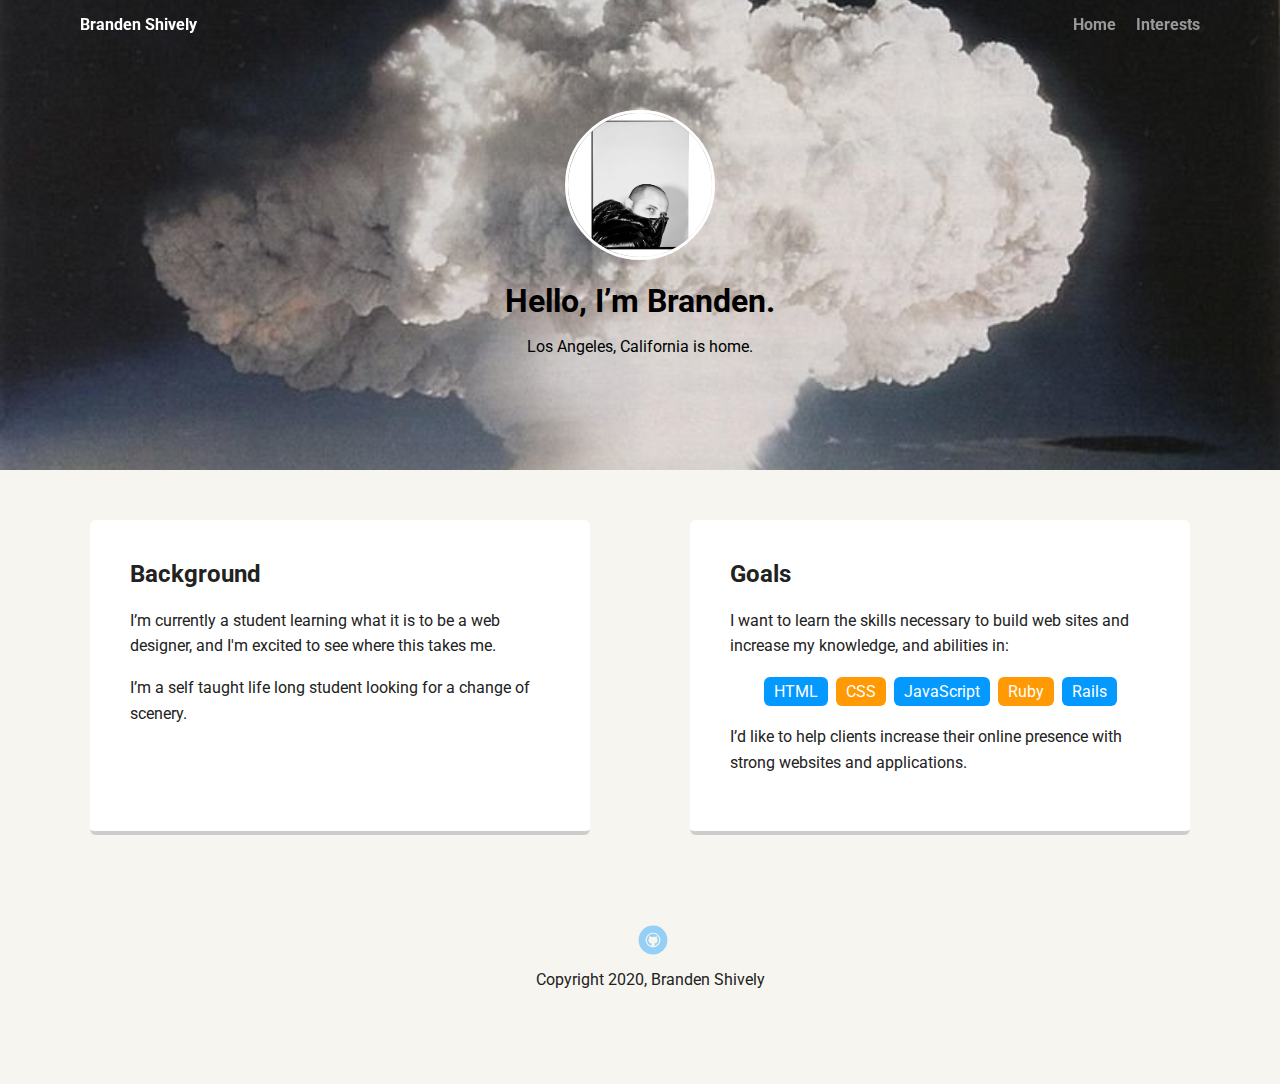
<file: index.html>
<!doctype html>
<html lang="en">
<head>
  <meta charset="utf-8">
  <title>Portfolio</title>
  <meta name="viewport" content="width=device-width, initial-scale=1.0">
  <link rel="stylesheet" href="styles.css">
  <link href="https://fonts.googleapis.com/css?family=Muli%7CRoboto:400,300,500,700,900" rel="stylesheet"></head>
  <body>

    <div class="main-nav">
        <ul class="nav">
          <li class="name">Branden Shively</li>
          <li><a href="#">Home</a></li>
          <li><a href="interests.html">Interests</a></li>
        </ul>
    </div>

    <header>
      <img src="images/rsz_img_5798.jpg" alt="Self portrait shot on film." class="profile-image">
      <h1 class="tag name">Hello, I’m Branden.</h1>
      <p class="tag location">Los Angeles, California is home.</p>
    </header>

    <main class="flex">
      <div class="card">
        <h2>Background</h2>
        <p>I’m currently a student learning what it is to be a web designer, and I'm excited to see where this takes me.</p>
        <p>I’m a self taught life long student looking for a change of scenery.</p>
      </div> 

      <div class="card">
        <h2>Goals</h2>
        <p>I want to learn the skills necessary to build web sites and increase my knowledge, and abilities in:</p>
        <ul class="skills">
          <li>HTML</li>
          <li>CSS</li>
          <li>JavaScript</li>
          <li>Ruby</li>
          <li>Rails</li>
        </ul>
        <p>I’d like to help clients increase their online presence with strong websites and applications.</p>
      </div> 

    </main>
    <footer>
      <ul>
        
        
        <li><a target="_blank" href="https://github.com/BrandenShively" class="social github">Github</a></li>
      </ul>
      <p class="copyright">Copyright 2020, Branden Shively</p>
    </footer>
  </body>
  </html>
</file>
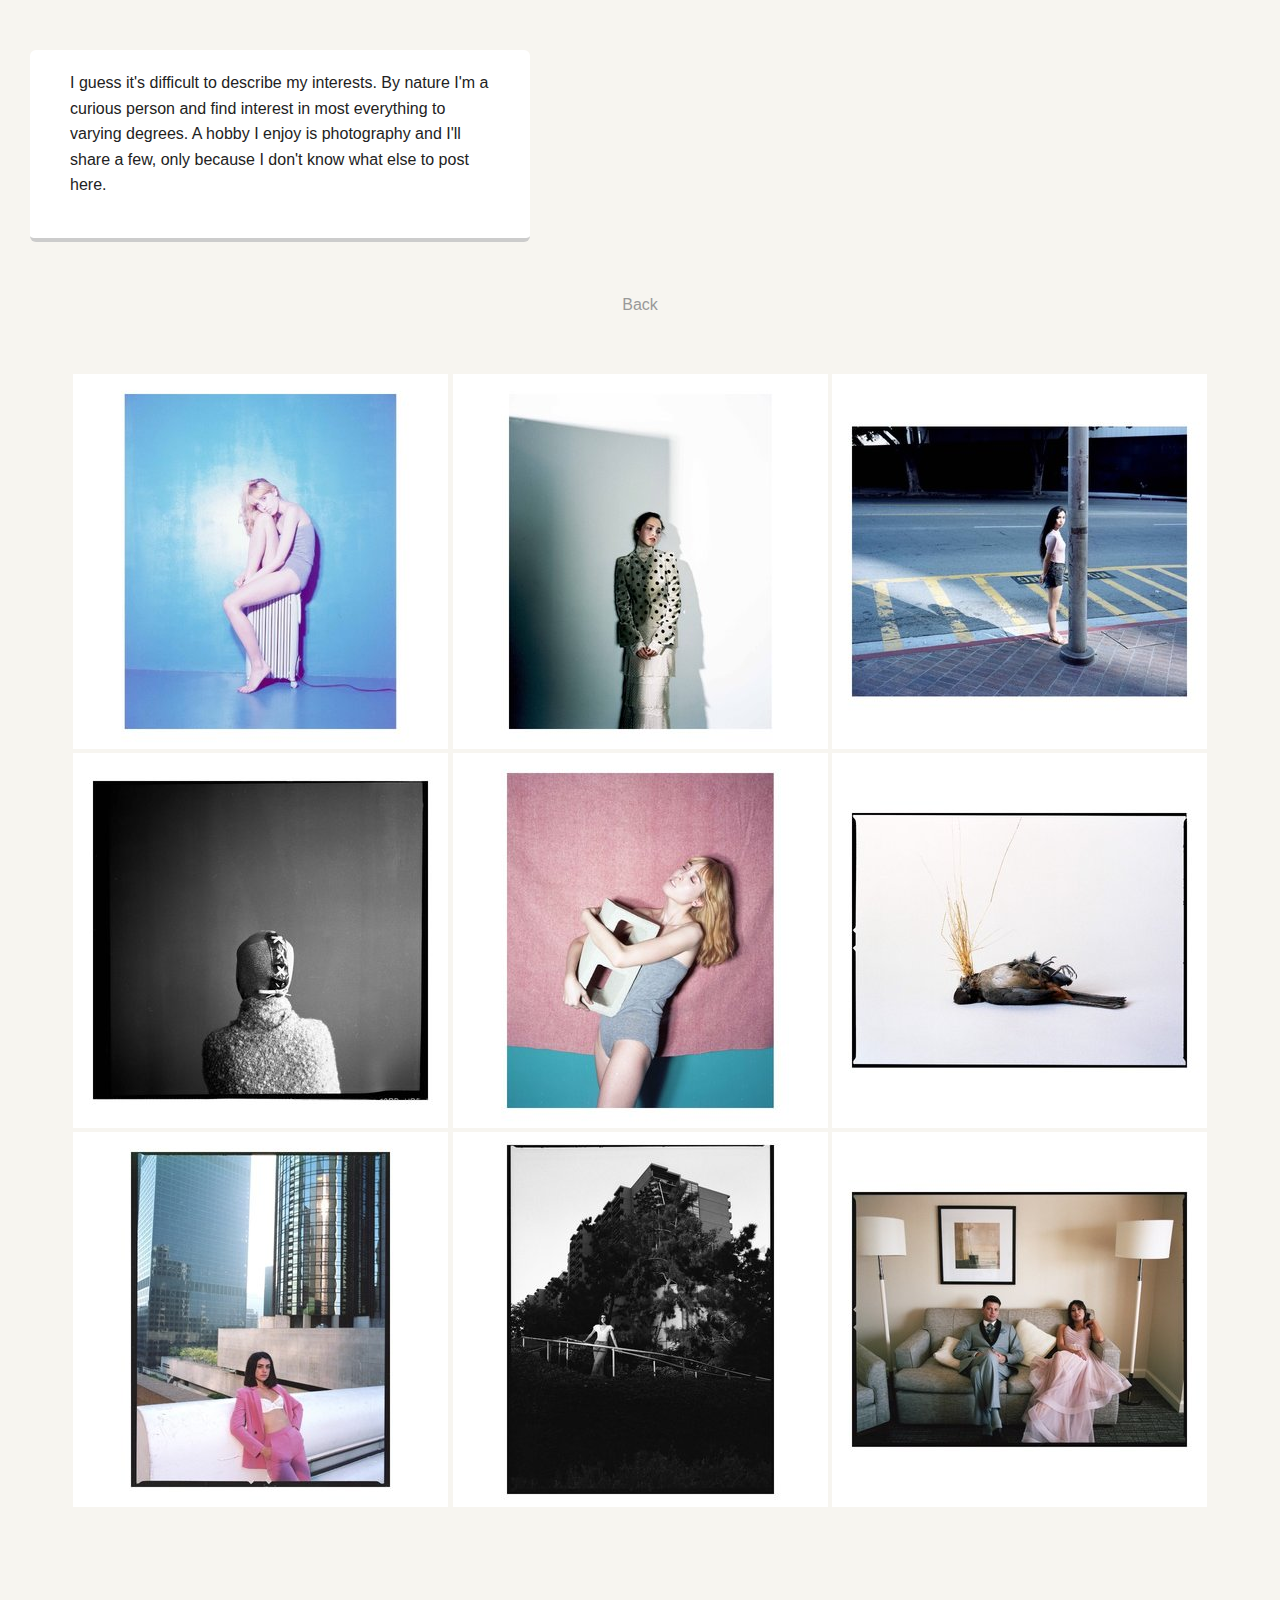
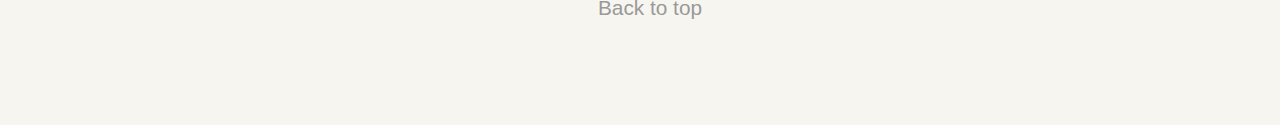
<file: interests.html>
<!DOCTYPE html>
<html lang="en">
<head>
    <meta charset="UTF-8">
    <meta name="viewport" content="width=device-width, initial-scale=1.0">
    <title>Interests</title>
    <link rel="stylesheet" href="styles.css">
</head>
<div>
    
</div>




<main>
    <a id="top"></a>
    <p class="box">I guess it's difficult to describe my interests.
    By nature I'm a curious person and find interest in most everything to varying degrees.
    A hobby I enjoy is photography and I'll share a few, only because I don't know what else to post here.
   </p>
   <p class="bbutton"><a href="index.html">Back</a></p>

<div>
    <figure id="zoe">
    <img src="images/rsz_img_5416.jpg" alt="Zoe" class="hoho">
    <img src="images/rsz_img_5418.jpg" alt="Melancholy" class="ioio">
    <img src="images/rsz_img_5424.jpg" alt="Wallice in street" class="jojo">
    <img src="images/rsz_img_5436_2.jpg" alt="Luchador" class="koko">
    <img src="images/rsz_img_5438.jpg" alt="Zoe hugging brick" class="lolo">
    <img src="images/rsz_img_5741.jpg" alt="dead bird" class="momo">
    <img src="images/rsz_img_7189.jpg" alt="Sasha" class="nono">
    <img src="images/rsz_img_7211.jpg" alt="Sasha" class="oooo">
    <img src="images/rsz_img_7635.jpg" alt="pre wedding photo" class="popo">
    </figure>  
</div>   

<footer>
    <p><a href="#top">Back to top</a></p>
</footer>
</main>
</html>
</file>
<file: styles.css>
/* Global Layout Set-up */
* { 
  box-sizing: border-box;
}
  
body {
  margin: 0;
  padding: 0;
  text-align: center;
  font-family: 'Roboto', sans-serif;
  color: #222;
  background: #f7f5f0;
}
/* Link Styles */

a {
  text-decoration: none;
  color: #999;
}
a:hover {
  color: #6633ff;
}

/* Section Styles */

.main-nav {
  width: 100%;
  background: transparent;
  min-height: 30px;
  padding: 10px;
  position: fixed;
  text-align: center;
}
.nav {
  display: flex;
  justify-content: space-around;
  font-weight: 700;
  list-style-type: none;
  margin: 0 auto;
  padding: 0;
}

.nav .name {
    display: block;
    margin-right: auto;
    color: white;
}
.nav li {
  padding: 5px 10px 10px 10px;
}
.nav a {
  transition: all .5s;
}
.nav a:hover {
  color: white
}

header {
  text-align: center;
  background: url('images/image.jpg') no-repeat;
  background-position: 50% 50%;
  background-size: cover;
  overflow: hidden;
  padding-top: 60px;
}
header {
  line-height: 1.5;
}
header .profile-image {
  margin-top: 50px;
  width: 150px;
  height: 150px;
  border-radius: 50%;
  border: 3px solid white;
  transition: all .5s;
}
header .profile-image:hover {
  transform: scale(1.2) rotate(5deg);
}
.tag {
  background-color: transparent;
  color: black;
  padding: 0px;
  border-radius: 5px;
  display: table;
  margin: 10px auto;
} 
.location {
  background-color: transparent;
  color: black;
}
.card {
  margin: 30px;
  padding: 20px 40px 40px;
  max-width: 500px;
  text-align: left;
  background: #fff;
  border-bottom: 4px solid #ccc;
  border-radius: 6px;
  transition: all .5s;
}
.card:hover {
  border-color: #ff99ff;
}

ul.skills {
  padding: 0;
  text-align: center;
}

.skills li {
  border-radius: 6px;
  display: inline-block;
  background: #ff9904;
  color: white;
  padding: 5px 10px;
  margin: 2px;
}

.skills li:nth-child(odd) {
  background: #0399ff;
}

footer {
  width: 100%;
  min-height: 30px;
  padding: 20px 0 40px 20px;
}

footer .copyright {
  top: -8px;
  font-size: .75em;
}

footer ul {
  list-style-type: none;
  margin: 0;
  padding: 0;
}

footer ul li {
  display: inline-block;
}

a.social {
  display: inline-block;
  text-indent: -9999px;
  margin-left: 5px;
  width: 30px;
  height: 30px;
  background-size: 30px 30px;
  opacity: .4;
  transition: all .5s;
}

a.github {
  background-image: url(images/github.svg);
}
a.social:hover {
  opacity: 1;
}
.clearfix {
  clear: both;
}

/* Styles for larger screens */
@media screen and (min-width: 720px) {
  
  .flex {
      display: -ms-flexbox;      /* TWEENER - IE 10 */
      display: flex; 
      max-width: 1200px;
      -ms-flex-pack: distribute;
      justify-content: space-around;
      margin: 0 auto;
  }

  header {
    min-height: 470px;
  }

  .nav {
    max-width: 1200px;
    padding: 0 30px;
  }


  main {
    padding-top: 20px;
  }

  main p {
    line-height: 1.6em;
  }

  footer {
    font-size: 1.3em;
    max-width: 1200px;
    margin: 40px auto;
  }

}

.box {
  margin: 30px;
  padding: 20px 40px 40px;
  max-width: 500px;
  text-align: left;
  background: #fff;
  border-bottom: 4px solid #ccc;
  border-radius: 6px;
  transition: all .5s;
}


#zoe {
  max-width: 100%;
height: auto;
width: auto;

  
}
.hoho:hover {
  transform: scale(1.5);
}
.ioio:hover {
  transform: scale(1.5);
}
.jojo:hover {
  transform: scale(1.5);
}
.koko:hover {
  transform: scale(1.5);
}
.lolo:hover {
  transform: scale(1.5);
}
.momo:hover {
  transform: scale(1.5);
}
.nono:hover {
  transform: scale(1.5);
}
.oooo:hover {
  transform: scale(1.5);
}
.popo:hover {
  transform: scale(1.5);
}

.bbutton {
  
  padding: 20px 40px 40px;
  
}
</file>
